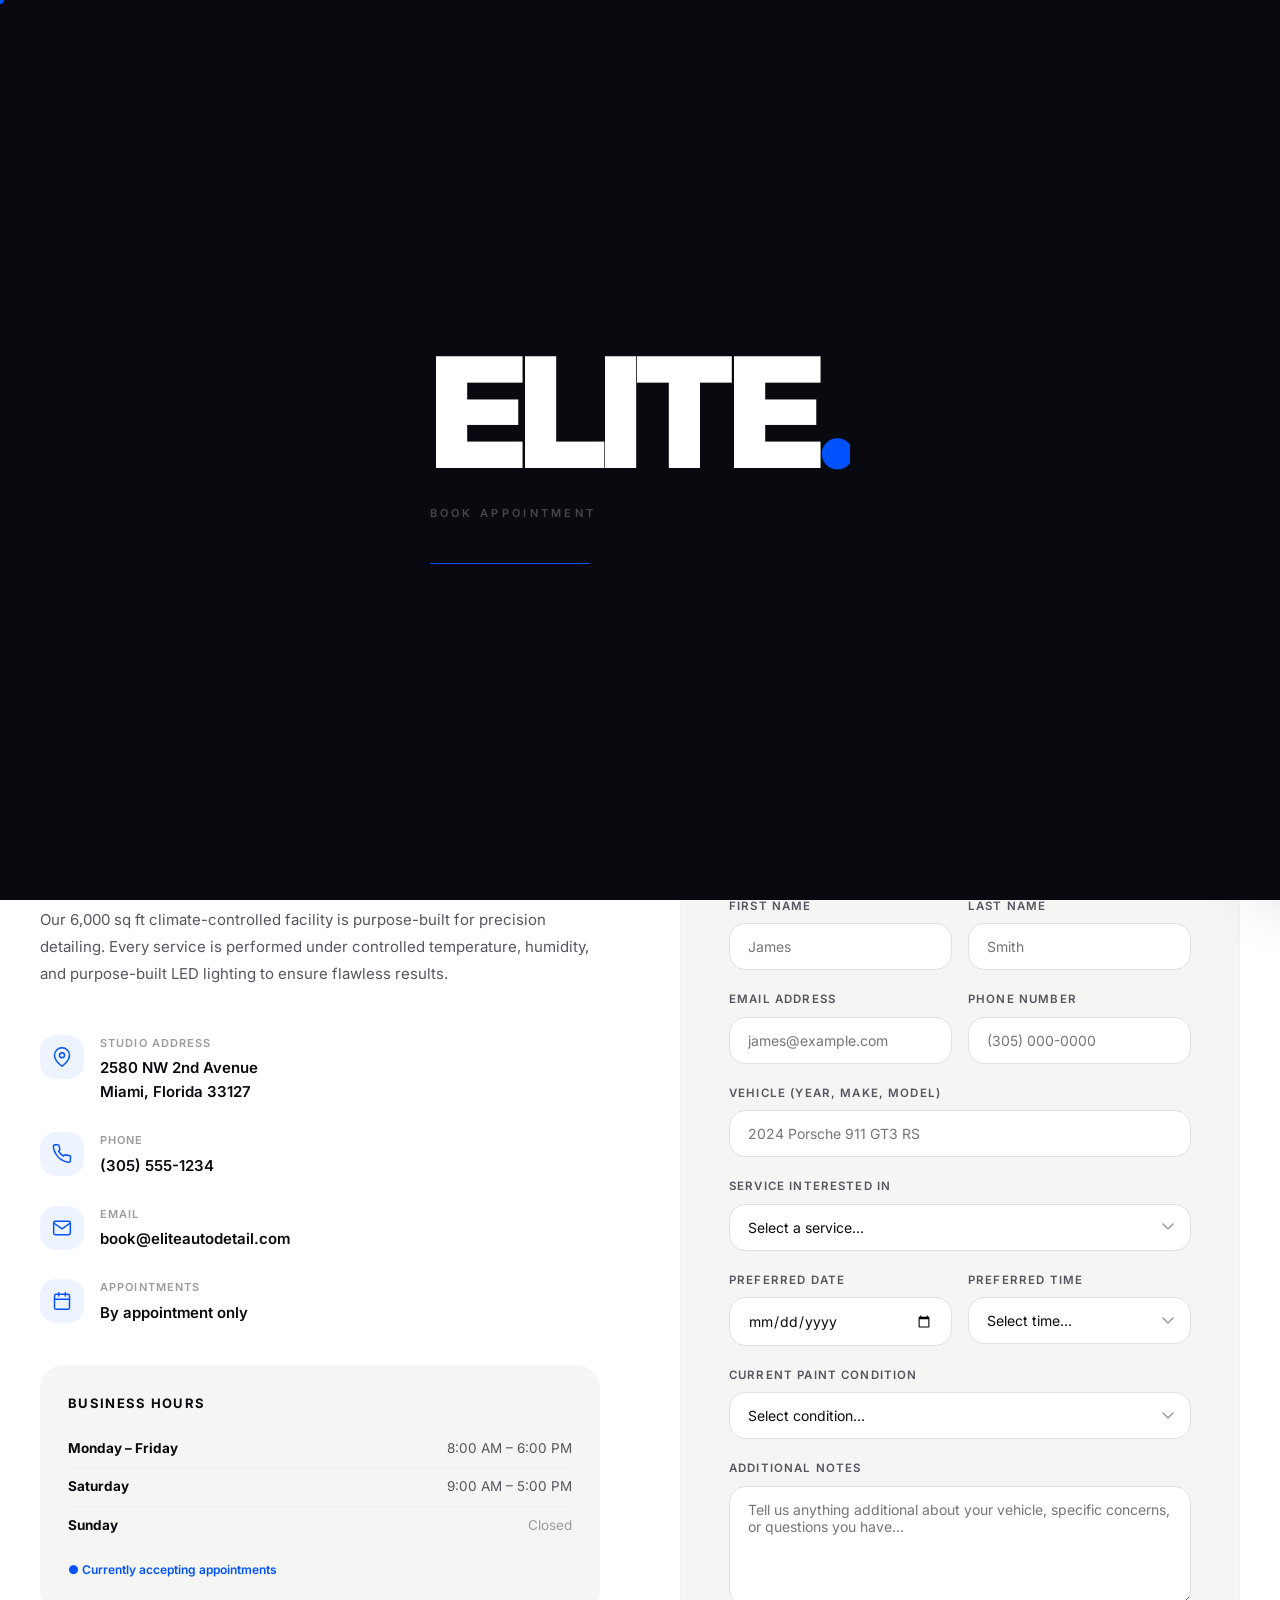
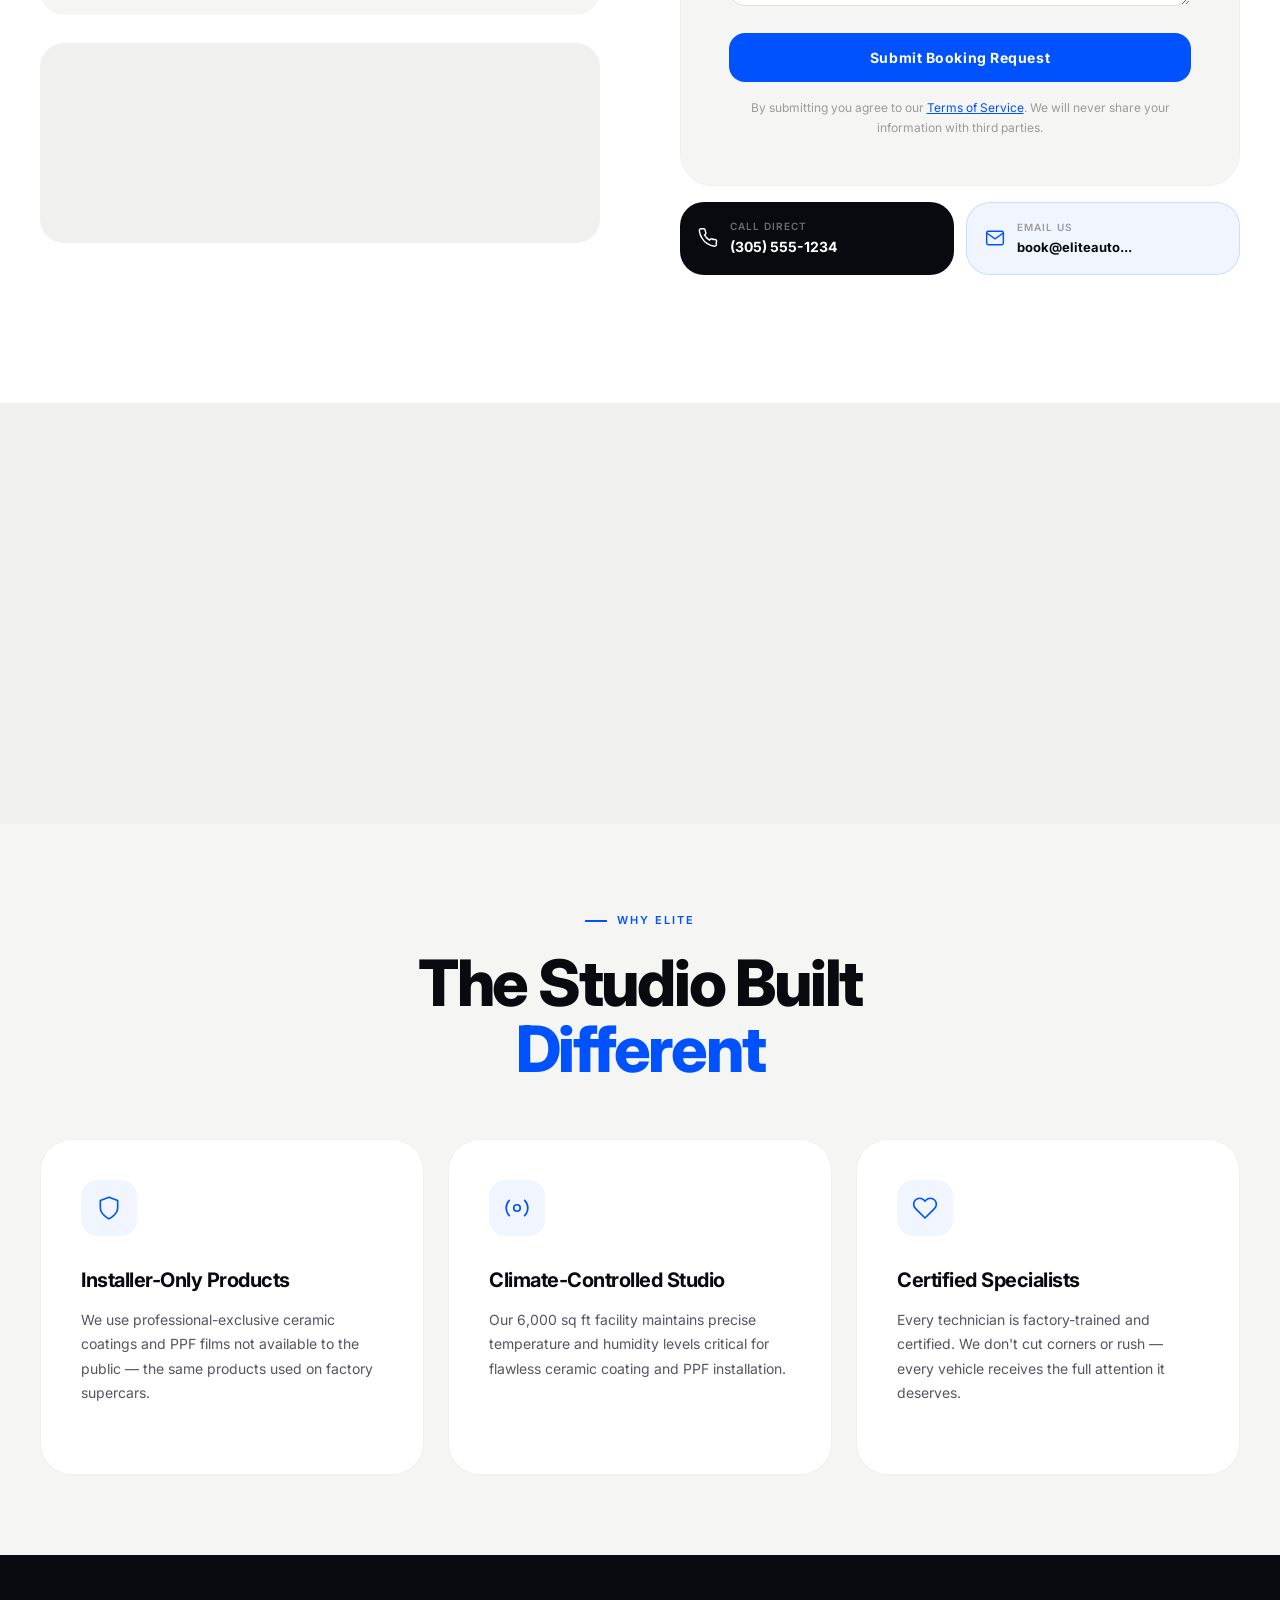
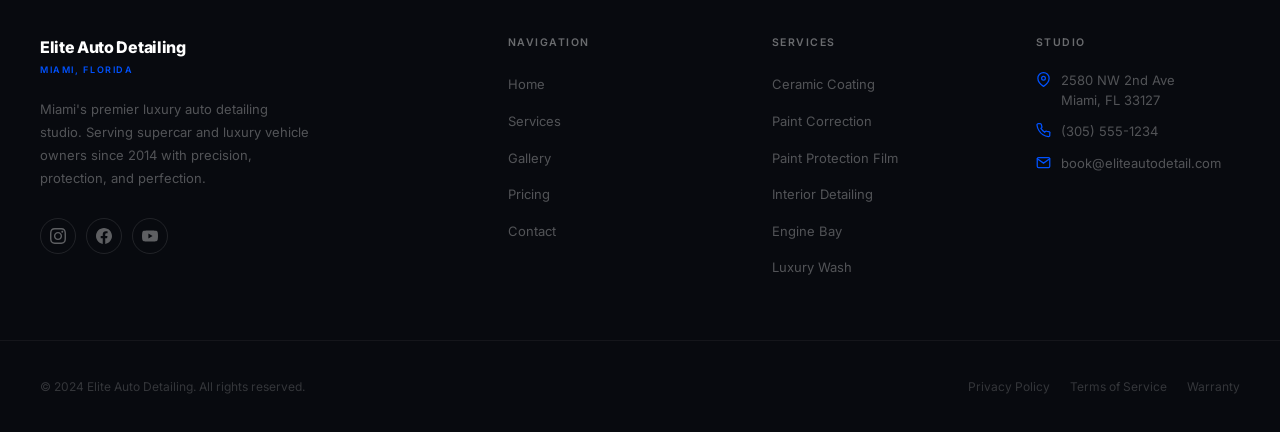
<file: contact.html>
<!DOCTYPE html>
<html lang="en">
<head>
  <meta charset="UTF-8">
  <meta name="viewport" content="width=device-width, initial-scale=1.0">
  <title>Contact & Book — Elite Auto Detailing | Miami, FL</title>
  <meta name="description" content="Book your luxury detailing appointment at Elite Auto Detailing in Miami. Contact us by phone, email, or use our online booking form.">
  <link rel="stylesheet" href="styles.css">
  <link rel="preconnect" href="https://fonts.googleapis.com">
  <link rel="preconnect" href="https://fonts.gstatic.com" crossorigin>
  <link href="https://fonts.googleapis.com/css2?family=Inter:wght@300;400;500;600;700;800;900&display=swap" rel="stylesheet">
  <style>
    .trust-bar {
      background: var(--c-off-white);
      border-top: 1px solid var(--c-gray-100);
      padding: 40px 0;
    }
    .trust-bar-inner {
      max-width: var(--container); margin: 0 auto; padding: 0 40px;
      display: flex; align-items: center; justify-content: space-between;
      gap: 30px; flex-wrap: wrap;
    }
    .trust-item {
      display: flex; align-items: center; gap: 12px;
    }
    .trust-icon {
      width: 40px; height: 40px; border-radius: var(--radius-md);
      background: rgba(0,82,255,0.07);
      display: flex; align-items: center; justify-content: center; flex-shrink: 0;
    }
    .trust-icon svg { width: 20px; height: 20px; stroke: var(--c-blue); fill: none; stroke-width: 1.75; stroke-linecap: round; }
    .trust-text { font-size: 13px; font-weight: 600; color: var(--c-black); line-height: 1.4; }
    .trust-text span { display: block; font-weight: 400; color: var(--c-gray-400); font-size: 12px; }
    .contact-hero-bg {
      position: absolute; inset: 0;
      background: linear-gradient(135deg, #06080F 0%, #0A1428 60%, #06080F 100%);
    }
    .contact-hero-glow {
      position: absolute; top: -10%; right: -5%;
      width: 600px; height: 500px;
      background: radial-gradient(ellipse, rgba(0,82,255,0.12) 0%, transparent 65%);
      pointer-events: none;
    }
    .contact-hero-num {
      position: absolute; bottom: -20px; right: 40px;
      font-size: clamp(80px, 14vw, 180px); font-weight: 900;
      letter-spacing: -0.06em; color: rgba(255,255,255,0.04);
      pointer-events: none; line-height: 1; user-select: none;
    }
    @media (max-width: 768px) {
      .trust-bar-inner { gap: 20px; }
      .trust-item { flex: 1 1 40%; }
    }
  </style>
</head>
<body class="is-loading">

  <div id="loader" class="loader">
    <div class="loader-inner">
      <div class="loader-brand"><div class="loader-brand-inner">ELITE<em>.</em></div></div>
      <div class="loader-sub">Book Appointment</div>
      <div class="loader-bar-wrap"><div class="loader-bar-fill"></div></div>
    </div>
  </div>

  <div class="scroll-prog"><div class="scroll-prog-bar"></div></div>
  <div class="cursor-dot"></div>
  <div class="cursor-ring"></div>

  <!-- Navigation -->
  <nav class="nav dark" id="nav">
    <div class="nav-inner">
      <a href="index.html" class="nav-logo">
        <span class="nav-logo-name">Elite Auto Detailing</span>
        <span class="nav-logo-tag">Miami, Florida</span>
      </a>
      <ul class="nav-links">
        <li><a href="index.html"    class="nav-link">Home</a></li>
        <li><a href="services.html" class="nav-link">Services</a></li>
        <li><a href="gallery.html"  class="nav-link">Gallery</a></li>
        <li><a href="pricing.html"  class="nav-link">Pricing</a></li>
        <li><a href="contact.html"  class="nav-link">Contact</a></li>
      </ul>
      <a href="contact.html" class="nav-cta">
        Book Now
        <svg width="14" height="14" viewBox="0 0 24 24" fill="none" stroke="currentColor" stroke-width="2.5" stroke-linecap="round"><path d="M5 12h14M12 5l7 7-7 7"/></svg>
      </a>
      <button class="nav-hamburger" aria-label="Menu"><span></span><span></span><span></span></button>
    </div>
  </nav>
  <div class="mobile-overlay"></div>
  <div class="mobile-menu">
    <a href="index.html"    class="nav-link">Home</a>
    <a href="services.html" class="nav-link">Services</a>
    <a href="gallery.html"  class="nav-link">Gallery</a>
    <a href="pricing.html"  class="nav-link">Pricing</a>
    <a href="contact.html"  class="nav-link">Contact</a>
    <a href="contact.html" class="btn btn-primary" style="margin-top:24px;">Book Appointment</a>
  </div>

  <!-- PAGE HERO -->
  <section style="min-height:44vh; position:relative; display:flex; align-items:center; padding-top:80px; overflow:hidden;">
    <div class="contact-hero-bg"></div>
    <div class="contact-hero-glow"></div>
    <div class="contact-hero-num">BOOK</div>
    <div class="page-hero-content" style="position:relative;z-index:1;padding-bottom:60px;padding-top:40px;">
      <div class="section-tag" style="color:rgba(255,255,255,0.5);"><span style="background:rgba(255,255,255,0.3);"></span>Get in Touch</div>
      <h1 class="page-hero-title">Let's Detail<br>Your Vehicle</h1>
      <p class="page-hero-sub">Fill out the form below or call us directly. We respond to all inquiries within a few hours during business hours.</p>
    </div>
  </section>

  <!-- TRUST BAR -->
  <div class="trust-bar">
    <div class="trust-bar-inner">
      <div class="trust-item reveal">
        <div class="trust-icon">
          <svg viewBox="0 0 24 24"><path d="M12 22s8-4 8-10V5l-8-3-8 3v7c0 6 8 10 8 10z"/></svg>
        </div>
        <div class="trust-text">Fully Insured<span>All vehicles fully covered</span></div>
      </div>
      <div class="trust-item reveal delay-1">
        <div class="trust-icon">
          <svg viewBox="0 0 24 24"><polyline points="20 6 9 17 4 12"/></svg>
        </div>
        <div class="trust-text">100% Satisfaction<span>Guaranteed on every job</span></div>
      </div>
      <div class="trust-item reveal delay-2">
        <div class="trust-icon">
          <svg viewBox="0 0 24 24"><circle cx="12" cy="12" r="10"/><polyline points="12 6 12 12 16 14"/></svg>
        </div>
        <div class="trust-text">Quick Response<span>Within 2–4 business hours</span></div>
      </div>
      <div class="trust-item reveal delay-3">
        <div class="trust-icon">
          <svg viewBox="0 0 24 24"><path d="M17 21v-2a4 4 0 0 0-4-4H5a4 4 0 0 0-4 4v2"/><circle cx="9" cy="7" r="4"/><path d="M23 21v-2a4 4 0 0 0-3-3.87"/><path d="M16 3.13a4 4 0 0 1 0 7.75"/></svg>
        </div>
        <div class="trust-text">Expert Technicians<span>Certified detailing specialists</span></div>
      </div>
    </div>
  </div>

  <!-- CONTACT SECTION -->
  <section class="contact-section">
    <div class="contact-grid">

      <!-- LEFT — Info -->
      <div class="reveal-left">
        <h2 class="contact-info-title">
          Visit Our<br>Miami <span style="color:var(--c-blue);">Studio</span>
        </h2>
        <p class="contact-info-sub">
          Our 6,000 sq ft climate-controlled facility is purpose-built for precision detailing. Every service is performed under controlled temperature, humidity, and purpose-built LED lighting to ensure flawless results.
        </p>

        <div class="contact-detail">
          <div class="contact-detail-icon">
            <svg viewBox="0 0 24 24"><path d="M21 10c0 7-9 13-9 13s-9-6-9-13a9 9 0 0 1 18 0z"/><circle cx="12" cy="10" r="3"/></svg>
          </div>
          <div>
            <div class="contact-detail-label">Studio Address</div>
            <div class="contact-detail-value">2580 NW 2nd Avenue<br>Miami, Florida 33127</div>
          </div>
        </div>

        <div class="contact-detail">
          <div class="contact-detail-icon">
            <svg viewBox="0 0 24 24"><path d="M22 16.92v3a2 2 0 0 1-2.18 2 19.79 19.79 0 0 1-8.63-3.07A19.5 19.5 0 0 1 4.69 12a19.79 19.79 0 0 1-3.07-8.67A2 2 0 0 1 3.62 1h3a2 2 0 0 1 2 1.72c.127.96.361 1.903.7 2.81a2 2 0 0 1-.45 2.11L7.91 8.59a16 16 0 0 0 6 6l.96-.96a2 2 0 0 1 2.11-.45c.907.339 1.85.573 2.81.7A2 2 0 0 1 22 16.92z"/></svg>
          </div>
          <div>
            <div class="contact-detail-label">Phone</div>
            <div class="contact-detail-value">
              <a href="tel:+13055551234">(305) 555-1234</a>
            </div>
          </div>
        </div>

        <div class="contact-detail">
          <div class="contact-detail-icon">
            <svg viewBox="0 0 24 24"><path d="M4 4h16c1.1 0 2 .9 2 2v12c0 1.1-.9 2-2 2H4c-1.1 0-2-.9-2-2V6c0-1.1.9-2 2-2z"/><polyline points="22,6 12,13 2,6"/></svg>
          </div>
          <div>
            <div class="contact-detail-label">Email</div>
            <div class="contact-detail-value">
              <a href="mailto:book@eliteautodetail.com">book@eliteautodetail.com</a>
            </div>
          </div>
        </div>

        <div class="contact-detail">
          <div class="contact-detail-icon">
            <svg viewBox="0 0 24 24"><rect x="3" y="4" width="18" height="18" rx="2" ry="2"/><line x1="16" y1="2" x2="16" y2="6"/><line x1="8" y1="2" x2="8" y2="6"/><line x1="3" y1="10" x2="21" y2="10"/></svg>
          </div>
          <div>
            <div class="contact-detail-label">Appointments</div>
            <div class="contact-detail-value">By appointment only</div>
          </div>
        </div>

        <!-- Hours -->
        <div class="contact-hours">
          <div class="contact-hours-title">Business Hours</div>
          <div class="hours-row">
            <strong>Monday – Friday</strong>
            <span>8:00 AM – 6:00 PM</span>
          </div>
          <div class="hours-row">
            <strong>Saturday</strong>
            <span>9:00 AM – 5:00 PM</span>
          </div>
          <div class="hours-row">
            <strong>Sunday</strong>
            <span style="color:var(--c-gray-400);">Closed</span>
          </div>
          <div class="hours-row" style="border-bottom:none;padding-top:14px;">
            <span style="font-size:12px;color:var(--c-blue);font-weight:600;">
              ● Currently accepting appointments
            </span>
          </div>
        </div>

        <!-- Map -->
        <div class="contact-map" style="margin-top:28px;">
          <iframe
            src="https://www.google.com/maps/embed?pb=!1m18!1m12!1m3!1d3592.8897714814!2d-80.2038!3d25.7957!2m3!1f0!2f0!3f0!3m2!1i1024!2i768!4f13.1!3m3!1m2!1s0x0%3A0x0!2zMjXCsDQ3JzQ0LjUiTiA4MMKwMTInMTMuNyJX!5e0!3m2!1sen!2sus!4v1620000000000"
            allowfullscreen=""
            loading="lazy"
            referrerpolicy="no-referrer-when-downgrade"
            title="Elite Auto Detailing Location"
          ></iframe>
        </div>
      </div>

      <!-- RIGHT — Booking Form -->
      <div class="reveal-right">
        <div class="booking-form">
          <div class="booking-form-title">Book Your Appointment</div>
          <div class="booking-form-sub">We'll confirm your booking within 2–4 hours during business hours.</div>

          <form novalidate>
            <div class="form-row">
              <div class="form-group">
                <label class="form-label" for="first-name">First Name</label>
                <input class="form-input" type="text" id="first-name" name="first_name" placeholder="James" required>
              </div>
              <div class="form-group">
                <label class="form-label" for="last-name">Last Name</label>
                <input class="form-input" type="text" id="last-name" name="last_name" placeholder="Smith" required>
              </div>
            </div>

            <div class="form-row">
              <div class="form-group">
                <label class="form-label" for="email">Email Address</label>
                <input class="form-input" type="email" id="email" name="email" placeholder="james@example.com" required>
              </div>
              <div class="form-group">
                <label class="form-label" for="phone">Phone Number</label>
                <input class="form-input" type="tel" id="phone" name="phone" placeholder="(305) 000-0000">
              </div>
            </div>

            <div class="form-group">
              <label class="form-label" for="vehicle">Vehicle (Year, Make, Model)</label>
              <input class="form-input" type="text" id="vehicle" name="vehicle" placeholder="2024 Porsche 911 GT3 RS" required>
            </div>

            <div class="form-group">
              <label class="form-label" for="service">Service Interested In</label>
              <select class="form-select" id="service" name="service">
                <option value="" disabled selected>Select a service…</option>
                <option value="ceramic">Ceramic Coating</option>
                <option value="ppf">Paint Protection Film (PPF)</option>
                <option value="correction">Paint Correction</option>
                <option value="interior">Interior Detailing</option>
                <option value="engine">Engine Bay Detailing</option>
                <option value="wash">Signature Luxury Wash</option>
                <option value="premium-detail">Premium Detail Package</option>
                <option value="ultimate">Ultimate Protection Package</option>
                <option value="consultation">Free Consultation / Unsure</option>
              </select>
            </div>

            <div class="form-row">
              <div class="form-group">
                <label class="form-label" for="preferred-date">Preferred Date</label>
                <input class="form-input" type="date" id="preferred-date" name="preferred_date">
              </div>
              <div class="form-group">
                <label class="form-label" for="preferred-time">Preferred Time</label>
                <select class="form-select" id="preferred-time" name="preferred_time">
                  <option value="" disabled selected>Select time…</option>
                  <option value="8am">8:00 AM</option>
                  <option value="9am">9:00 AM</option>
                  <option value="10am">10:00 AM</option>
                  <option value="11am">11:00 AM</option>
                  <option value="12pm">12:00 PM</option>
                  <option value="1pm">1:00 PM</option>
                  <option value="2pm">2:00 PM</option>
                  <option value="3pm">3:00 PM</option>
                  <option value="4pm">4:00 PM</option>
                </select>
              </div>
            </div>

            <div class="form-group">
              <label class="form-label" for="condition">Current Paint Condition</label>
              <select class="form-select" id="condition" name="condition">
                <option value="" disabled selected>Select condition…</option>
                <option value="excellent">Excellent — minimal defects</option>
                <option value="good">Good — light swirls and minor scratches</option>
                <option value="moderate">Moderate — visible swirls and scratches</option>
                <option value="poor">Poor — heavy defects, oxidation</option>
                <option value="unknown">Not sure</option>
              </select>
            </div>

            <div class="form-group">
              <label class="form-label" for="message">Additional Notes</label>
              <textarea class="form-textarea" id="message" name="message" placeholder="Tell us anything additional about your vehicle, specific concerns, or questions you have…"></textarea>
            </div>

            <button type="submit" class="form-submit">
              Submit Booking Request
            </button>
            <p class="form-note">
              By submitting you agree to our <a href="#" style="color:var(--c-blue);text-decoration:underline;">Terms of Service</a>. We will never share your information with third parties.
            </p>
          </form>
        </div>

        <!-- Quick Contact Cards -->
        <div style="display:grid;grid-template-columns:1fr 1fr;gap:12px;margin-top:16px;">
          <a href="tel:+13055551234" style="display:flex;align-items:center;gap:12px;padding:16px 18px;background:var(--c-black);border-radius:var(--radius-lg);color:white;transition:all 0.3s var(--ease-smooth);" class="quick-contact">
            <svg width="20" height="20" viewBox="0 0 24 24" fill="none" stroke="currentColor" stroke-width="1.75" stroke-linecap="round"><path d="M22 16.92v3a2 2 0 0 1-2.18 2 19.79 19.79 0 0 1-8.63-3.07A19.5 19.5 0 0 1 4.69 12a19.79 19.79 0 0 1-3.07-8.67A2 2 0 0 1 3.62 1h3a2 2 0 0 1 2 1.72c.127.96.361 1.903.7 2.81a2 2 0 0 1-.45 2.11L7.91 8.59a16 16 0 0 0 6 6l.96-.96a2 2 0 0 1 2.11-.45c.907.339 1.85.573 2.81.7A2 2 0 0 1 22 16.92z"/></svg>
            <div>
              <div style="font-size:10px;color:rgba(255,255,255,0.4);font-weight:600;letter-spacing:0.1em;text-transform:uppercase;margin-bottom:2px;">Call Direct</div>
              <div style="font-size:14px;font-weight:700;">(305) 555-1234</div>
            </div>
          </a>
          <a href="mailto:book@eliteautodetail.com" style="display:flex;align-items:center;gap:12px;padding:16px 18px;background:rgba(0,82,255,0.06);border:1.5px solid rgba(0,82,255,0.15);border-radius:var(--radius-lg);color:var(--c-black);transition:all 0.3s var(--ease-smooth);" class="quick-contact">
            <svg width="20" height="20" viewBox="0 0 24 24" fill="none" stroke="var(--c-blue)" stroke-width="1.75" stroke-linecap="round"><path d="M4 4h16c1.1 0 2 .9 2 2v12c0 1.1-.9 2-2 2H4c-1.1 0-2-.9-2-2V6c0-1.1.9-2 2-2z"/><polyline points="22,6 12,13 2,6"/></svg>
            <div>
              <div style="font-size:10px;color:var(--c-gray-400);font-weight:600;letter-spacing:0.1em;text-transform:uppercase;margin-bottom:2px;">Email Us</div>
              <div style="font-size:13px;font-weight:700;color:var(--c-black);">book@eliteauto...</div>
            </div>
          </a>
        </div>

      </div><!-- /right -->

    </div><!-- /contact-grid -->
  </section>

  <!-- FULL WIDTH MAP -->
  <div style="height:420px;background:var(--c-gray-100);overflow:hidden;margin-top:0;">
    <iframe
      width="100%" height="100%"
      src="https://www.google.com/maps/embed?pb=!1m18!1m12!1m3!1d57490.79!2d-80.2038!3d25.7750!2m3!1f0!2f0!3f0!3m2!1i1024!2i768!4f13.1!3m3!1m2!1s0x88d9b6823048a883%3A0xa60c7f2a22a20e6a!2sMiami%2C%20FL!5e0!3m2!1sen!2sus!4v1620000000000"
      style="border:0;filter:grayscale(20%) contrast(1.05);"
      allowfullscreen=""
      loading="lazy"
      referrerpolicy="no-referrer-when-downgrade"
      title="Elite Auto Detailing Miami Map"
    ></iframe>
  </div>

  <!-- WHY CHOOSE US STRIP -->
  <div style="background:var(--c-off-white);padding:80px 0;border-top:1px solid var(--c-gray-100);">
    <div style="max-width:var(--container);margin:0 auto;padding:0 40px;">
      <div style="text-align:center;margin-bottom:56px;">
        <div class="section-tag reveal" style="justify-content:center;">Why Elite</div>
        <h2 class="section-title reveal delay-1">The Studio Built<br><span class="accent">Different</span></h2>
      </div>
      <div style="display:grid;grid-template-columns:repeat(3,1fr);gap:24px;">

        <div class="service-card reveal delay-1" style="cursor:default;">
          <div class="service-icon-wrap">
            <svg viewBox="0 0 24 24"><path d="M12 22s8-4 8-10V5l-8-3-8 3v7c0 6 8 10 8 10z"/></svg>
          </div>
          <h3 class="service-name">Installer-Only Products</h3>
          <p class="service-desc">We use professional-exclusive ceramic coatings and PPF films not available to the public — the same products used on factory supercars.</p>
        </div>

        <div class="service-card reveal delay-2" style="cursor:default;">
          <div class="service-icon-wrap">
            <svg viewBox="0 0 24 24"><circle cx="12" cy="12" r="3"/><path d="M19.07 4.93a10 10 0 0 1 0 14.14M4.93 4.93a10 10 0 0 0 0 14.14"/></svg>
          </div>
          <h3 class="service-name">Climate-Controlled Studio</h3>
          <p class="service-desc">Our 6,000 sq ft facility maintains precise temperature and humidity levels critical for flawless ceramic coating and PPF installation.</p>
        </div>

        <div class="service-card reveal delay-3" style="cursor:default;">
          <div class="service-icon-wrap">
            <svg viewBox="0 0 24 24"><path d="M20.84 4.61a5.5 5.5 0 0 0-7.78 0L12 5.67l-1.06-1.06a5.5 5.5 0 0 0-7.78 7.78l1.06 1.06L12 21.23l7.78-7.78 1.06-1.06a5.5 5.5 0 0 0 0-7.78z"/></svg>
          </div>
          <h3 class="service-name">Certified Specialists</h3>
          <p class="service-desc">Every technician is factory-trained and certified. We don't cut corners or rush — every vehicle receives the full attention it deserves.</p>
        </div>

      </div>
    </div>
  </div>

  <!-- FOOTER -->
  <footer class="footer">
    <div class="footer-top">
      <div class="footer-brand">
        <div class="footer-logo-name">Elite Auto Detailing</div>
        <div class="footer-logo-tag">Miami, Florida</div>
        <p class="footer-brand-desc">Miami's premier luxury auto detailing studio. Serving supercar and luxury vehicle owners since 2014 with precision, protection, and perfection.</p>
        <div class="footer-socials">
          <a href="#" class="footer-social" aria-label="Instagram">
            <svg viewBox="0 0 24 24"><path d="M12 2.163c3.204 0 3.584.012 4.85.07 3.252.148 4.771 1.691 4.919 4.919.058 1.265.069 1.645.069 4.849 0 3.205-.012 3.584-.069 4.849-.149 3.225-1.664 4.771-4.919 4.919-1.266.058-1.644.07-4.85.07-3.204 0-3.584-.012-4.849-.07-3.26-.149-4.771-1.699-4.919-4.92-.058-1.265-.07-1.644-.07-4.849 0-3.204.013-3.583.07-4.849.149-3.227 1.664-4.771 4.919-4.919 1.266-.057 1.645-.069 4.849-.069zm0-2.163c-3.259 0-3.667.014-4.947.072-4.358.2-6.78 2.618-6.98 6.98-.059 1.281-.073 1.689-.073 4.948 0 3.259.014 3.668.072 4.948.2 4.358 2.618 6.78 6.98 6.98 1.281.058 1.689.072 4.948.072 3.259 0 3.668-.014 4.948-.072 4.354-.2 6.782-2.618 6.979-6.98.059-1.28.073-1.689.073-4.948 0-3.259-.014-3.667-.072-4.947-.196-4.354-2.617-6.78-6.979-6.98-1.281-.059-1.69-.073-4.949-.073zm0 5.838c-3.403 0-6.162 2.759-6.162 6.162s2.759 6.163 6.162 6.163 6.162-2.759 6.162-6.163c0-3.403-2.759-6.162-6.162-6.162zm0 10.162c-2.209 0-4-1.79-4-4 0-2.209 1.791-4 4-4s4 1.791 4 4c0 2.21-1.791 4-4 4zm6.406-11.845c-.796 0-1.441.645-1.441 1.44s.645 1.44 1.441 1.44c.795 0 1.439-.645 1.439-1.44s-.644-1.44-1.439-1.44z"/></svg>
          </a>
          <a href="#" class="footer-social" aria-label="Facebook">
            <svg viewBox="0 0 24 24"><path d="M24 12.073c0-6.627-5.373-12-12-12s-12 5.373-12 12c0 5.99 4.388 10.954 10.125 11.854v-8.385H7.078v-3.47h3.047V9.43c0-3.007 1.792-4.669 4.533-4.669 1.312 0 2.686.235 2.686.235v2.953H15.83c-1.491 0-1.956.925-1.956 1.874v2.25h3.328l-.532 3.47h-2.796v8.385C19.612 23.027 24 18.062 24 12.073z"/></svg>
          </a>
          <a href="#" class="footer-social" aria-label="YouTube">
            <svg viewBox="0 0 24 24"><path d="M23.495 6.205a3.007 3.007 0 0 0-2.088-2.088c-1.87-.501-9.396-.501-9.396-.501s-7.507-.01-9.396.501A3.007 3.007 0 0 0 .527 6.205a31.247 31.247 0 0 0-.522 5.805 31.247 31.247 0 0 0 .522 5.783 3.007 3.007 0 0 0 2.088 2.088c1.868.502 9.396.502 9.396.502s7.506 0 9.396-.502a3.007 3.007 0 0 0 2.088-2.088 31.247 31.247 0 0 0 .5-5.783 31.247 31.247 0 0 0-.5-5.805zM9.609 15.601V8.408l6.264 3.602z"/></svg>
          </a>
        </div>
      </div>

      <div>
        <div class="footer-col-title">Navigation</div>
        <ul class="footer-links">
          <li><a href="index.html"    class="footer-link">Home</a></li>
          <li><a href="services.html" class="footer-link">Services</a></li>
          <li><a href="gallery.html"  class="footer-link">Gallery</a></li>
          <li><a href="pricing.html"  class="footer-link">Pricing</a></li>
          <li><a href="contact.html"  class="footer-link">Contact</a></li>
        </ul>
      </div>

      <div>
        <div class="footer-col-title">Services</div>
        <ul class="footer-links">
          <li><a href="services.html" class="footer-link">Ceramic Coating</a></li>
          <li><a href="services.html" class="footer-link">Paint Correction</a></li>
          <li><a href="services.html" class="footer-link">Paint Protection Film</a></li>
          <li><a href="services.html" class="footer-link">Interior Detailing</a></li>
          <li><a href="services.html" class="footer-link">Engine Bay</a></li>
          <li><a href="services.html" class="footer-link">Luxury Wash</a></li>
        </ul>
      </div>

      <div>
        <div class="footer-col-title">Studio</div>
        <div class="footer-contact-item">
          <svg viewBox="0 0 24 24"><path d="M21 10c0 7-9 13-9 13s-9-6-9-13a9 9 0 0 1 18 0z"/><circle cx="12" cy="10" r="3"/></svg>
          <span>2580 NW 2nd Ave<br>Miami, FL 33127</span>
        </div>
        <div class="footer-contact-item">
          <svg viewBox="0 0 24 24"><path d="M22 16.92v3a2 2 0 0 1-2.18 2 19.79 19.79 0 0 1-8.63-3.07A19.5 19.5 0 0 1 4.69 12a19.79 19.79 0 0 1-3.07-8.67A2 2 0 0 1 3.62 1h3a2 2 0 0 1 2 1.72c.127.96.361 1.903.7 2.81a2 2 0 0 1-.45 2.11L7.91 8.59a16 16 0 0 0 6 6l.96-.96a2 2 0 0 1 2.11-.45c.907.339 1.85.573 2.81.7A2 2 0 0 1 22 16.92z"/></svg>
          <a href="tel:+13055551234">(305) 555-1234</a>
        </div>
        <div class="footer-contact-item">
          <svg viewBox="0 0 24 24"><path d="M4 4h16c1.1 0 2 .9 2 2v12c0 1.1-.9 2-2 2H4c-1.1 0-2-.9-2-2V6c0-1.1.9-2 2-2z"/><polyline points="22,6 12,13 2,6"/></svg>
          <a href="mailto:book@eliteautodetail.com">book@eliteautodetail.com</a>
        </div>
      </div>
    </div>

    <div class="footer-bottom">
      <div class="footer-copy">&copy; 2024 Elite Auto Detailing. All rights reserved.</div>
      <div class="footer-legal">
        <a href="#">Privacy Policy</a>
        <a href="#">Terms of Service</a>
        <a href="#">Warranty</a>
      </div>
    </div>
  </footer>

  <script src="script.js"></script>
</body>
</html>
</file>
<file: styles.css>
/* ============================================================
   ELITE AUTO DETAILING — PREMIUM STYLESHEET
   ============================================================ */

@import url('https://fonts.googleapis.com/css2?family=Inter:wght@300;400;500;600;700;800;900&display=swap');

/* ——— CSS Variables ——— */
:root {
  --c-white:       #FFFFFF;
  --c-off-white:   #F5F5F3;
  --c-black:       #080A0F;
  --c-blue:        #0052FF;
  --c-blue-light:  #4080FF;
  --c-blue-dark:   #003ACC;
  --c-blue-glow:   rgba(0,82,255,0.20);
  --c-gray-50:     #FAFAF8;
  --c-gray-100:    #F0F0EE;
  --c-gray-200:    #E0E0DC;
  --c-gray-400:    #9B9B9B;
  --c-gray-600:    #555560;
  --c-gray-800:    #1A1A24;
  --font: 'Inter', -apple-system, BlinkMacSystemFont, 'Segoe UI', sans-serif;
  --ease-smooth:   cubic-bezier(0.4, 0, 0.2, 1);
  --ease-out:      cubic-bezier(0.0, 0, 0.2, 1);
  --ease-spring:   cubic-bezier(0.34, 1.56, 0.64, 1);
  --ease-expo:     cubic-bezier(0.87, 0, 0.13, 1);
  --section-pad:   clamp(80px, 10vw, 140px);
  --container:     1320px;
  --radius-sm:     8px;
  --radius-md:     16px;
  --radius-lg:     24px;
  --radius-xl:     32px;
  --shadow-sm:     0 2px 10px rgba(0,0,0,0.06);
  --shadow-md:     0 8px 32px rgba(0,0,0,0.10);
  --shadow-lg:     0 24px 64px rgba(0,0,0,0.12);
  --shadow-blue:   0 8px 32px rgba(0,82,255,0.28);
  --shadow-blue-lg:0 20px 60px rgba(0,82,255,0.35);
}

/* ——— Reset ——— */
*, *::before, *::after { margin:0; padding:0; box-sizing:border-box; }
html { scroll-behavior:smooth; font-size:16px; -webkit-font-smoothing:antialiased; -moz-osx-font-smoothing:grayscale; }
body { font-family:var(--font); background:var(--c-white); color:var(--c-black); overflow-x:hidden; line-height:1.6; }
body.is-loading { overflow:hidden; }
img { max-width:100%; display:block; }
a { text-decoration:none; color:inherit; }
ul { list-style:none; }
button { border:none; cursor:pointer; font-family:var(--font); }
input, textarea, select { font-family:var(--font); }

/* ——— Loader ——— */
.loader {
  position:fixed; inset:0;
  background:var(--c-black);
  z-index:9999;
  display:flex; align-items:center; justify-content:center;
  flex-direction:column;
  transition:opacity 0.8s var(--ease-expo), visibility 0.8s;
}
.loader.hidden { opacity:0; visibility:hidden; pointer-events:none; }
.loader-brand {
  font-size:clamp(72px,12vw,160px);
  font-weight:900;
  letter-spacing:-0.05em;
  color:var(--c-white);
  overflow:hidden;
  line-height:1;
}
.loader-brand-inner {
  transform:translateY(110%);
  animation:loaderUp 0.9s var(--ease-expo) 0.2s forwards;
}
.loader-brand em { color:var(--c-blue); font-style:normal; }
.loader-sub {
  font-size:11px;
  font-weight:600;
  letter-spacing:0.3em;
  text-transform:uppercase;
  color:rgba(255,255,255,0.25);
  margin-top:16px;
  opacity:0;
  animation:fadeIn 0.6s ease 0.7s forwards;
}
.loader-bar-wrap {
  width:160px; height:1.5px;
  background:rgba(255,255,255,0.08);
  border-radius:2px;
  margin-top:40px;
  overflow:hidden;
  opacity:0;
  animation:fadeIn 0.4s ease 0.5s forwards;
}
.loader-bar-fill {
  height:100%; width:0%;
  background:var(--c-blue);
  border-radius:2px;
  animation:barFill 1.8s var(--ease-smooth) 0.5s forwards;
}
@keyframes loaderUp { to { transform:translateY(0); } }
@keyframes fadeIn   { to { opacity:1; } }
@keyframes barFill  { to { width:100%; } }

/* ——— Scroll Progress ——— */
.scroll-prog {
  position:fixed; top:0; left:0; right:0;
  height:2px; z-index:1001; pointer-events:none;
}
.scroll-prog-bar {
  height:100%; width:0%;
  background:var(--c-blue);
}

/* ——— Custom Cursor ——— */
.cursor-dot {
  position:fixed; z-index:9999; pointer-events:none;
  width:8px; height:8px;
  background:var(--c-blue);
  border-radius:50%;
  transform:translate(-50%,-50%);
  transition:transform 0.1s, width 0.3s var(--ease-spring), height 0.3s var(--ease-spring);
}
.cursor-ring {
  position:fixed; z-index:9998; pointer-events:none;
  width:38px; height:38px;
  border:1.5px solid rgba(0,82,255,0.35);
  border-radius:50%;
  transform:translate(-50%,-50%);
  transition:width 0.4s var(--ease-spring), height 0.4s var(--ease-spring), left 0.12s linear, top 0.12s linear, border-color 0.3s;
}
.cursor-dot.hover { width:14px; height:14px; background:var(--c-blue-dark); }
.cursor-ring.hover { width:60px; height:60px; border-color:rgba(0,82,255,0.5); }

/* Page transitions removed */

/* ——— Navigation ——— */
.nav {
  position:fixed; top:0; left:0; right:0;
  z-index:100; padding:22px 0;
  transition:all 0.45s var(--ease-smooth);
}
.nav.scrolled {
  background:rgba(255,255,255,0.88);
  backdrop-filter:blur(24px); -webkit-backdrop-filter:blur(24px);
  border-bottom:1px solid rgba(0,0,0,0.06);
  padding:14px 0;
}
.nav.dark { background:transparent; }
.nav.dark.scrolled {
  background:rgba(8,10,15,0.90);
  border-bottom:1px solid rgba(255,255,255,0.06);
}
.nav-inner {
  max-width:var(--container); margin:0 auto; padding:0 40px;
  display:flex; align-items:center; justify-content:space-between;
}
.nav-logo { display:flex; flex-direction:column; gap:2px; }
.nav-logo-name {
  font-size:15px; font-weight:800; letter-spacing:-0.02em;
  color:var(--c-black); line-height:1;
}
.nav.dark .nav-logo-name { color:var(--c-white); }
.nav.dark.scrolled .nav-logo-name { color:var(--c-white); }
.nav-logo-tag {
  font-size:8.5px; font-weight:600; letter-spacing:0.18em;
  color:var(--c-blue); text-transform:uppercase;
}
.nav-links { display:flex; align-items:center; gap:34px; }
.nav-link {
  font-size:13px; font-weight:500; letter-spacing:0.01em;
  color:var(--c-gray-600); position:relative;
  transition:color 0.2s;
}
.nav.dark .nav-link { color:rgba(255,255,255,0.55); }
.nav.dark.scrolled .nav-link { color:rgba(255,255,255,0.6); }
.nav-link::after {
  content:''; position:absolute; bottom:-4px; left:0;
  width:0; height:1.5px; background:var(--c-blue);
  transition:width 0.35s var(--ease-smooth);
}
.nav-link:hover { color:var(--c-black); }
.nav.dark .nav-link:hover { color:var(--c-white); }
.nav-link:hover::after, .nav-link.active::after { width:100%; }
.nav-link.active { color:var(--c-black); }
.nav.dark .nav-link.active { color:var(--c-white); }
.nav-cta {
  display:inline-flex; align-items:center; gap:8px;
  padding:10px 22px;
  background:var(--c-black); color:var(--c-white);
  border-radius:100px;
  font-size:13px; font-weight:600; letter-spacing:0.01em;
  transition:all 0.35s var(--ease-smooth);
}
.nav.dark .nav-cta { background:var(--c-blue); }
.nav-cta:hover { background:var(--c-blue); transform:translateY(-2px); box-shadow:var(--shadow-blue); }
.nav.dark .nav-cta:hover { background:var(--c-blue-dark); }
.nav-hamburger {
  display:none; flex-direction:column; gap:5px;
  cursor:pointer; padding:4px; background:none;
}
.nav-hamburger span {
  display:block; width:24px; height:2px;
  background:var(--c-black); border-radius:2px;
  transition:all 0.35s var(--ease-smooth);
}
.nav.dark .nav-hamburger span { background:var(--c-white); }
.nav-hamburger.open span:nth-child(1) { transform:translateY(7px) rotate(45deg); }
.nav-hamburger.open span:nth-child(2) { opacity:0; transform:scaleX(0); }
.nav-hamburger.open span:nth-child(3) { transform:translateY(-7px) rotate(-45deg); }
.mobile-menu {
  position:fixed; top:0; right:0; bottom:0; width:300px;
  background:var(--c-white); z-index:99;
  transform:translateX(100%);
  transition:transform 0.45s var(--ease-expo);
  padding:100px 40px 40px;
  box-shadow:-20px 0 60px rgba(0,0,0,0.15);
  display:flex; flex-direction:column; gap:8px;
}
.mobile-menu.open { transform:translateX(0); }
.mobile-menu .nav-link {
  font-size:22px; font-weight:700; letter-spacing:-0.02em;
  color:var(--c-black); padding:12px 0;
  border-bottom:1px solid var(--c-gray-100);
  display:block;
}
.mobile-overlay {
  position:fixed; inset:0; background:rgba(0,0,0,0.4);
  z-index:98; opacity:0; pointer-events:none;
  transition:opacity 0.35s;
}
.mobile-overlay.show { opacity:1; pointer-events:all; }

/* ——— Container ——— */
.container { max-width:var(--container); margin:0 auto; padding:0 40px; }

/* ——— Buttons ——— */
.btn {
  display:inline-flex; align-items:center; gap:10px;
  padding:15px 32px; border-radius:100px;
  font-size:14px; font-weight:600; letter-spacing:0.01em;
  cursor:pointer; transition:all 0.35s var(--ease-spring);
  border:none; position:relative; overflow:hidden;
}
.btn-primary { background:var(--c-blue); color:var(--c-white); box-shadow:var(--shadow-blue); }
.btn-primary:hover { background:var(--c-blue-dark); transform:translateY(-2px); box-shadow:var(--shadow-blue-lg); }
.btn-dark { background:var(--c-black); color:var(--c-white); }
.btn-dark:hover { background:var(--c-gray-800); transform:translateY(-2px); box-shadow:var(--shadow-lg); }
.btn-ghost { background:transparent; color:var(--c-black); border:1.5px solid rgba(0,0,0,0.15); }
.btn-ghost:hover { background:var(--c-black); color:var(--c-white); border-color:var(--c-black); transform:translateY(-2px); }
.btn-white { background:var(--c-white); color:var(--c-black); }
.btn-white:hover { background:var(--c-off-white); transform:translateY(-2px); box-shadow:var(--shadow-md); }
.btn-outline-white { background:transparent; color:var(--c-white); border:1.5px solid rgba(255,255,255,0.25); }
.btn-outline-white:hover { background:var(--c-white); color:var(--c-black); border-color:var(--c-white); }
.btn-lg { padding:18px 40px; font-size:15px; }
.btn-sm { padding:10px 22px; font-size:12px; }
.btn svg { width:16px; height:16px; transition:transform 0.3s var(--ease-spring); }
.btn:hover svg { transform:translateX(3px); }

/* ——— Section Tags ——— */
.section-tag {
  display:inline-flex; align-items:center; gap:10px;
  font-size:11px; font-weight:600; letter-spacing:0.18em;
  text-transform:uppercase; color:var(--c-blue); margin-bottom:20px;
}
.section-tag::before {
  content:''; display:block; width:22px; height:1.5px; background:var(--c-blue);
}
.section-title {
  font-size:clamp(36px,5vw,68px); font-weight:800;
  letter-spacing:-0.035em; line-height:1.04; color:var(--c-black);
}
.section-title .accent { color:var(--c-blue); }
.section-title .light { color:rgba(255,255,255,0.9); }
.section-sub {
  font-size:clamp(15px,1.4vw,17px);
  color:var(--c-gray-600); max-width:480px;
  line-height:1.75; margin-top:16px;
}

/* ——— Reveal Animations ——— */
.reveal {
  opacity:0; transform:translateY(44px);
  transition:opacity 0.85s var(--ease-smooth), transform 0.85s var(--ease-smooth);
}
.reveal.in { opacity:1; transform:translateY(0); }
.reveal-fade { opacity:0; transition:opacity 0.85s var(--ease-smooth); }
.reveal-fade.in { opacity:1; }
.reveal-left { opacity:0; transform:translateX(-40px); transition:opacity 0.85s var(--ease-smooth), transform 0.85s var(--ease-smooth); }
.reveal-left.in { opacity:1; transform:translateX(0); }
.reveal-right { opacity:0; transform:translateX(40px); transition:opacity 0.85s var(--ease-smooth), transform 0.85s var(--ease-smooth); }
.reveal-right.in { opacity:1; transform:translateX(0); }
.delay-1 { transition-delay:0.1s; }
.delay-2 { transition-delay:0.2s; }
.delay-3 { transition-delay:0.3s; }
.delay-4 { transition-delay:0.4s; }
.delay-5 { transition-delay:0.5s; }
.delay-6 { transition-delay:0.6s; }

/* ==========================================================
   HOMEPAGE
   ========================================================== */

/* ——— HERO ——— */
.hero {
  min-height:100vh; background:var(--c-white);
  position:relative; overflow:clip;
  display:flex; align-items:center;
}
.hero-noise {
  position:absolute; inset:0; opacity:0.018;
  background-image:url("data:image/svg+xml,%3Csvg viewBox='0 0 256 256' xmlns='http://www.w3.org/2000/svg'%3E%3Cfilter id='noise'%3E%3CfeTurbulence type='fractalNoise' baseFrequency='0.9' numOctaves='4' stitchTiles='stitch'/%3E%3C/filter%3E%3Crect width='100%25' height='100%25' filter='url(%23noise)'/%3E%3C/svg%3E");
  pointer-events:none; z-index:0;
}
.hero-bg-word {
  position:absolute;
  font-size:clamp(160px,22vw,360px);
  font-weight:900; letter-spacing:-0.06em;
  color:rgba(0,0,0,0.028);
  top:50%; left:50%;
  transform:translate(-50%,-50%);
  white-space:nowrap; pointer-events:none;
  user-select:none; z-index:0;
  line-height:1;
}
.hero-grid {
  max-width:var(--container); margin:0 auto; padding:0 40px;
  display:grid; grid-template-columns:1fr 1fr;
  align-items:center; gap:40px;
  position:relative; z-index:1;
  width:100%; padding-top:80px;
}
.hero-content { padding:40px 0; }
.hero-badge {
  display:inline-flex; align-items:center; gap:9px;
  padding:7px 16px;
  background:rgba(0,82,255,0.06);
  border:1px solid rgba(0,82,255,0.14);
  border-radius:100px;
  font-size:11.5px; font-weight:500; color:var(--c-blue);
  margin-bottom:32px;
  opacity:0; transform:translateY(12px);
  animation:fadeUp 0.7s var(--ease-smooth) 0.1s forwards;
}
.badge-dot {
  width:6px; height:6px; background:var(--c-blue);
  border-radius:50%; animation:pulseDot 2s ease-in-out infinite;
}
@keyframes pulseDot {
  0%,100%{ opacity:1; transform:scale(1); }
  50%{ opacity:0.4; transform:scale(0.75); }
}
.hero-title {
  font-size:clamp(64px,9vw,128px);
  font-weight:900; letter-spacing:-0.045em;
  line-height:0.92; color:var(--c-black);
  margin-bottom:32px;
}
.hero-line {
  display:block; overflow:hidden; line-height:1.05;
}
.hero-line-inner {
  display:block;
  transform:translateY(105%);
  animation:lineUp 1s var(--ease-expo) forwards;
}
.hero-line:nth-child(1) .hero-line-inner { animation-delay:0.25s; }
.hero-line:nth-child(2) .hero-line-inner { animation-delay:0.38s; color:var(--c-blue); }
@keyframes lineUp { to { transform:translateY(0); } }
.hero-desc {
  font-size:clamp(15px,1.3vw,17px);
  color:var(--c-gray-600); line-height:1.78;
  max-width:400px; margin-bottom:44px;
  opacity:0; animation:fadeUp 0.8s var(--ease-smooth) 0.65s forwards;
}
.hero-actions {
  display:flex; align-items:center; gap:14px; flex-wrap:wrap;
  opacity:0; animation:fadeUp 0.8s var(--ease-smooth) 0.8s forwards;
}
.hero-divider {
  margin-top:56px; padding-top:44px;
  border-top:1px solid var(--c-gray-200);
  display:flex; align-items:center; gap:36px;
  opacity:0; animation:fadeUp 0.8s var(--ease-smooth) 1s forwards;
}
.hero-mini-stat { display:flex; flex-direction:column; gap:3px; }
.hero-mini-num {
  font-size:22px; font-weight:800; letter-spacing:-0.03em; color:var(--c-black);
}
.hero-mini-label {
  font-size:10.5px; font-weight:500; letter-spacing:0.08em;
  text-transform:uppercase; color:var(--c-gray-400);
}
.hero-mini-sep { width:1px; height:32px; background:var(--c-gray-200); }
@keyframes fadeUp {
  from{ opacity:0; transform:translateY(18px); }
  to{ opacity:1; transform:translateY(0); }
}

/* Hero Visual */
.hero-visual {
  position:relative; display:flex;
  align-items:center; justify-content:flex-start;
  height:100vh; overflow:visible;
  margin-left:-80px;
}
.hero-car-wrap {
  position:relative; z-index:2; width:100%;
  animation:floatY 7s ease-in-out infinite;
  transform-origin:center bottom;
}
@keyframes floatY {
  0%,100%{ transform:translateY(0px) rotate(-0.4deg); }
  50%{ transform:translateY(-26px) rotate(0.4deg); }
}
.hero-car-img {
  width:200%; max-width:1600px;
  object-fit:contain;
  mix-blend-mode:multiply;
  filter:drop-shadow(0 40px 80px rgba(0,0,0,0.20)) drop-shadow(0 10px 24px rgba(0,0,0,0.12));
  opacity:0;
  animation:carReveal 1.2s var(--ease-expo) 0.5s forwards;
  image-rendering:-webkit-optimize-contrast;
  transform-origin:center bottom;
  margin-left:-50%;
  position:relative; z-index:2;
}
@keyframes carReveal {
  from{ opacity:0; transform:translateX(70px) scale(0.93); }
  to{ opacity:1; transform:translateX(0) scale(1); }
}
.hero-car-glow {
  position:absolute; bottom:2%;
  left:50%; transform:translateX(-50%);
  width:70%; height:60px;
  background:rgba(0,82,255,0.08);
  filter:blur(40px); border-radius:50%;
  pointer-events:none;
  animation:glowPulse 7s ease-in-out infinite;
}
@keyframes glowPulse {
  0%,100%{ opacity:0.8; transform:translateX(-50%) scaleX(1); }
  50%{ opacity:1; transform:translateX(-50%) scaleX(1.1); }
}
.hero-car-shadow {
  position:absolute; bottom:-2%;
  left:50%; transform:translateX(-50%);
  width:55%; height:28px;
  background:rgba(0,0,0,0.10);
  filter:blur(18px); border-radius:50%;
  pointer-events:none;
  animation:shadowFloat 7s ease-in-out infinite;
}
@keyframes shadowFloat {
  0%,100%{ transform:translateX(-50%) scaleX(1); opacity:0.8; }
  50%{ transform:translateX(-50%) scaleX(0.82); opacity:0.45; }
}

/* Glass Cards */
.glass-card {
  position:absolute;
  background:rgba(255,255,255,0.72);
  backdrop-filter:blur(22px); -webkit-backdrop-filter:blur(22px);
  border:1px solid rgba(255,255,255,0.95);
  border-radius:var(--radius-lg);
  box-shadow:0 8px 40px rgba(0,0,0,0.10), inset 0 1px 0 rgba(255,255,255,0.9);
  padding:18px 22px; z-index:3;
}
.gc-label {
  font-size:9.5px; font-weight:600; letter-spacing:0.12em;
  text-transform:uppercase; color:var(--c-gray-400); margin-bottom:5px;
}
.gc-value {
  font-size:22px; font-weight:800; letter-spacing:-0.03em; color:var(--c-black);
}
.gc-value sub { font-size:13px; color:var(--c-blue); vertical-align:baseline; margin-left:2px; }
.gc-meta { font-size:11px; color:var(--c-gray-400); margin-top:3px; }
.gc-stars { display:flex; gap:2px; margin-bottom:4px; }
.gc-stars span { color:#FFBE00; font-size:13px; }
.gc-row { display:flex; align-items:center; gap:10px; }
.gc-dot { width:8px; height:8px; background:#22C55E; border-radius:50%; flex-shrink:0; }
.gc-row-text { font-size:12px; font-weight:600; color:var(--c-black); }
.gc-icon {
  width:32px; height:32px; background:var(--c-blue);
  border-radius:var(--radius-sm); display:flex; align-items:center; justify-content:center;
  margin-bottom:10px;
}
.gc-icon svg { width:18px; height:18px; stroke:white; fill:none; stroke-width:2; stroke-linecap:round; }
.hc-1 {
  top:12%; right:-4%;
  animation:gcFloat1 5s ease-in-out infinite;
  opacity:0; animation-delay:0.9s;
  animation-fill-mode:forwards;
}
.hc-2 {
  bottom:18%; left:-6%;
  animation:gcFloat2 6s ease-in-out 1.5s infinite;
  opacity:0;
  animation-fill-mode:forwards;
}
.hc-3 {
  top:52%; right:-9%;
  animation:gcFloat3 4.5s ease-in-out 1.1s infinite;
  opacity:0;
  animation-fill-mode:forwards;
}
@keyframes gcFloat1 {
  0%{ opacity:1; transform:translateY(0); }
  50%{ transform:translateY(-12px); }
  100%{ opacity:1; transform:translateY(0); }
}
@keyframes gcFloat2 {
  0%{ opacity:1; transform:translateY(0); }
  50%{ transform:translateY(-8px); }
  100%{ opacity:1; transform:translateY(0); }
}
@keyframes gcFloat3 {
  0%{ opacity:1; transform:translateY(0) scale(1); }
  50%{ transform:translateY(-14px) scale(1.02); }
  100%{ opacity:1; transform:translateY(0) scale(1); }
}

/* ——— STATS STRIP ——— */
.stats-strip {
  background:var(--c-black);
  padding:64px 0; position:relative; overflow:hidden;
}
.stats-strip::before {
  content:''; position:absolute; inset:0;
  background:linear-gradient(135deg, transparent 0%, rgba(0,82,255,0.04) 50%, transparent 100%);
}
.stats-inner {
  max-width:var(--container); margin:0 auto; padding:0 40px;
  display:grid; grid-template-columns:repeat(4,1fr);
  gap:20px; position:relative;
}
.stat-item {
  text-align:center; padding:20px;
  position:relative;
}
.stat-item:not(:last-child)::after {
  content:''; position:absolute; right:0; top:50%;
  transform:translateY(-50%); width:1px; height:44px;
  background:rgba(255,255,255,0.07);
}
.stat-num {
  font-size:clamp(40px,5vw,64px);
  font-weight:900; letter-spacing:-0.05em;
  color:var(--c-white); line-height:1; margin-bottom:10px;
}
.stat-num .sfx { color:var(--c-blue); }
.stat-lbl {
  font-size:12px; font-weight:500; letter-spacing:0.12em;
  text-transform:uppercase; color:rgba(255,255,255,0.35);
}

/* ——— SERVICES SECTION ——— */
.services-section {
  padding:var(--section-pad) 0;
  background:var(--c-off-white); position:relative;
}
.services-head {
  max-width:var(--container); margin:0 auto 64px; padding:0 40px;
  display:flex; justify-content:space-between; align-items:flex-end; gap:40px;
}
.services-grid {
  max-width:var(--container); margin:0 auto; padding:0 40px;
  display:grid; grid-template-columns:repeat(3,1fr);
  gap:16px;
}
.service-card {
  background:var(--c-white); border-radius:var(--radius-xl);
  padding:40px; border:1px solid var(--c-gray-100);
  position:relative; overflow:hidden; cursor:pointer;
  transition:transform 0.4s var(--ease-spring), box-shadow 0.4s var(--ease-smooth), border-color 0.3s;
}
.service-card::before {
  content:''; position:absolute; top:0; left:0; right:0; height:3px;
  background:var(--c-blue); transform:scaleX(0); transform-origin:left;
  transition:transform 0.45s var(--ease-smooth);
}
.service-card:hover { transform:translateY(-10px); box-shadow:var(--shadow-lg); border-color:var(--c-blue-glow); }
.service-card:hover::before { transform:scaleX(1); }
.service-num {
  font-size:11px; font-weight:700; letter-spacing:0.12em;
  color:var(--c-gray-400); text-transform:uppercase; margin-bottom:24px;
  opacity:0.6; transition:color 0.3s;
}
.service-card:hover .service-num { color:var(--c-blue); opacity:1; }
.service-icon-wrap {
  width:56px; height:56px; border-radius:var(--radius-md);
  background:rgba(0,82,255,0.06);
  display:flex; align-items:center; justify-content:center;
  margin-bottom:28px;
  transition:background 0.35s var(--ease-smooth), transform 0.35s var(--ease-spring);
}
.service-card:hover .service-icon-wrap { background:var(--c-blue); transform:scale(1.08); }
.service-icon-wrap svg {
  width:26px; height:26px; stroke:var(--c-blue);
  fill:none; stroke-width:1.5; stroke-linecap:round; stroke-linejoin:round;
  transition:stroke 0.35s;
}
.service-card:hover .service-icon-wrap svg { stroke:white; }
.service-name {
  font-size:20px; font-weight:700; letter-spacing:-0.025em;
  color:var(--c-black); margin-bottom:12px;
}
.service-desc {
  font-size:14px; line-height:1.75; color:var(--c-gray-600); margin-bottom:28px;
}
.service-footer {
  display:flex; align-items:center; justify-content:space-between;
}
.service-price {
  font-size:13px; font-weight:600; color:var(--c-blue);
}
.service-link {
  display:inline-flex; align-items:center; gap:6px;
  font-size:12px; font-weight:600; color:var(--c-gray-400);
  letter-spacing:0.04em; text-transform:uppercase;
  transition:all 0.3s var(--ease-smooth);
}
.service-link svg { width:14px; height:14px; stroke:currentColor; fill:none; stroke-width:2; stroke-linecap:round; }
.service-card:hover .service-link { color:var(--c-blue); gap:10px; }

/* ——— BEFORE / AFTER ——— */
.before-after {
  padding:var(--section-pad) 0;
  background:var(--c-white);
}
.ba-head {
  max-width:var(--container); margin:0 auto 60px; padding:0 40px;
  text-align:center;
}
.ba-wrap {
  max-width:1060px; margin:0 auto; padding:0 40px;
}
.comparison {
  position:relative; border-radius:var(--radius-xl);
  overflow:hidden; cursor:ew-resize; user-select:none;
  box-shadow:var(--shadow-lg); aspect-ratio:16/9;
  background:var(--c-gray-200);
}
.comp-img {
  position:absolute; inset:0;
  background-image: url('audi-transform.jpg');
  background-repeat: no-repeat;
  background-size: 200% auto;
  background-position-y: center;
}
/* Bottom layer: RED car (right half of composite) */
.comp-before {
  background-position-x: 100%;
}
/* Top layer: GREY car (left half of composite), clips from right */
.comp-after {
  background-position-x: 0%;
  clip-path: inset(0 50% 0 0);
}
.comp-handle {
  position:absolute; top:0; bottom:0;
  left:50%; width:2px;
  background:rgba(255,255,255,0.9);
  transform:translateX(-50%); z-index:10;
  cursor:ew-resize;
}
.comp-btn {
  position:absolute; top:50%; left:50%;
  transform:translate(-50%,-50%);
  width:52px; height:52px; background:white;
  border-radius:50%;
  display:flex; align-items:center; justify-content:center;
  box-shadow:0 4px 24px rgba(0,0,0,0.22);
}
.comp-btn svg { width:22px; height:22px; stroke:var(--c-black); fill:none; stroke-width:2.5; stroke-linecap:round; }
.comp-tag {
  position:absolute; bottom:20px;
  padding:6px 14px; border-radius:100px;
  font-size:11px; font-weight:700; letter-spacing:0.1em; text-transform:uppercase;
  background:rgba(0,0,0,0.5); color:white;
  backdrop-filter:blur(10px);
}
.comp-tag-before { left:20px; }
.comp-tag-after  { right:20px; }
.ba-note {
  text-align:center; margin-top:24px;
  font-size:13px; color:var(--c-gray-400); font-weight:500;
}

/* ——— Track Arrow Buttons ——— */
.track-arrow {
  width:44px; height:44px; border-radius:50%;
  background:var(--c-white); border:1.5px solid var(--c-gray-200);
  display:flex; align-items:center; justify-content:center;
  cursor:pointer; flex-shrink:0;
  transition:all 0.3s var(--ease-spring);
}
.track-arrow svg { width:18px; height:18px; }
.track-arrow:hover {
  background:var(--c-black); border-color:var(--c-black);
  transform:scale(1.08);
}
.track-arrow:hover svg { stroke:white; }

/* ——— FEATURED VEHICLES ——— */
.vehicles {
  padding:var(--section-pad) 0;
  background:var(--c-off-white); overflow:hidden;
}
.vehicles-head {
  max-width:var(--container); margin:0 auto 50px; padding:0 40px;
  display:flex; justify-content:space-between; align-items:flex-end; gap:30px;
}
.vehicles-track {
  display:flex; gap:16px;
  padding:10px 40px 40px;
  overflow-x:auto;
  max-width:calc(var(--container) + 80px);
  margin:0 auto;
  scrollbar-width:none; -ms-overflow-style:none;
  scroll-snap-type:x mandatory;
  -webkit-overflow-scrolling:touch;
}
.vehicles-track::-webkit-scrollbar { display:none; }
.vehicle-card {
  flex:0 0 380px; border-radius:var(--radius-xl);
  overflow:hidden; position:relative; cursor:pointer;
  scroll-snap-align:start; aspect-ratio:4/3;
  background:var(--c-gray-200);
  transition:transform 0.4s var(--ease-smooth), box-shadow 0.4s;
}
.vehicle-card:hover { transform:translateY(-8px) scale(1.01); box-shadow:var(--shadow-lg); }
.vehicle-card img {
  width:100%; height:100%; object-fit:cover;
  transition:transform 0.65s var(--ease-smooth);
}
.vehicle-card:hover img { transform:scale(1.07); }
.vehicle-overlay {
  position:absolute; inset:0;
  background:linear-gradient(to top, rgba(0,0,0,0.72) 0%, rgba(0,0,0,0.1) 55%, transparent 100%);
}
.vehicle-info { position:absolute; bottom:0; left:0; right:0; padding:28px; }
.vehicle-brand {
  font-size:10px; font-weight:600; letter-spacing:0.18em;
  text-transform:uppercase; color:rgba(255,255,255,0.55); margin-bottom:5px;
}
.vehicle-model {
  font-size:24px; font-weight:800; letter-spacing:-0.025em; color:white;
}
.vehicle-tag {
  display:inline-block; margin-top:10px; padding:4px 12px;
  background:rgba(0,82,255,0.85); border-radius:100px;
  font-size:10.5px; font-weight:600; letter-spacing:0.06em; color:white;
}

/* ——— PROCESS ——— */
.process {
  padding:var(--section-pad) 0;
  background:var(--c-black); overflow:hidden; position:relative;
}
.process::before {
  content:''; position:absolute; top:0; left:0; right:0; bottom:0;
  background:radial-gradient(ellipse at 50% 0%, rgba(0,82,255,0.06) 0%, transparent 65%);
}
.process-head {
  max-width:var(--container); margin:0 auto 88px; padding:0 40px;
  text-align:center; position:relative;
}
.process-head .section-title { color:white; }
.process-head .section-sub { color:rgba(255,255,255,0.4); max-width:460px; margin:16px auto 0; }
.process-grid {
  max-width:var(--container); margin:0 auto; padding:0 40px;
  display:grid; grid-template-columns:repeat(4,1fr);
  gap:0; position:relative;
}
.process-connector {
  position:absolute; top:35px;
  left:calc(40px + 35px + 35px);
  right:calc(40px + 35px + 35px);
  height:1px; background:rgba(255,255,255,0.07);
}
.process-step {
  padding:0 28px 40px;
  position:relative; z-index:1;
}
.process-dot {
  width:70px; height:70px; border-radius:50%;
  border:1px solid rgba(255,255,255,0.1);
  background:var(--c-gray-800);
  display:flex; align-items:center; justify-content:center;
  font-size:22px; font-weight:800; color:white;
  margin-bottom:30px;
  transition:background 0.4s var(--ease-spring), border-color 0.4s, transform 0.4s var(--ease-spring);
}
.process-step:hover .process-dot {
  background:var(--c-blue); border-color:var(--c-blue);
  transform:scale(1.12);
}
.process-step-title {
  font-size:18px; font-weight:700; letter-spacing:-0.02em;
  color:white; margin-bottom:12px;
}
.process-step-desc {
  font-size:14px; line-height:1.75;
  color:rgba(255,255,255,0.38);
}

/* ——— TESTIMONIALS ——— */
.testimonials {
  padding:var(--section-pad) 0;
  background:var(--c-white); overflow:hidden;
}
.testimonials-head {
  max-width:var(--container); margin:0 auto 52px; padding:0 40px;
  display:flex; justify-content:space-between; align-items:flex-end; gap:30px;
}
.testimonials-track {
  display:flex; gap:16px;
  padding:10px 40px 40px;
  max-width:calc(var(--container) + 80px);
  margin:0 auto;
  overflow-x:auto; scrollbar-width:none;
  scroll-snap-type:x mandatory;
}
.testimonials-track::-webkit-scrollbar { display:none; }
.testi-card {
  flex:0 0 400px; background:var(--c-off-white);
  border-radius:var(--radius-xl); padding:36px;
  border:1px solid var(--c-gray-100);
  scroll-snap-align:start;
  transition:all 0.35s var(--ease-smooth);
}
.testi-card:hover { transform:translateY(-6px); box-shadow:var(--shadow-md); background:var(--c-white); }
.testi-stars { display:flex; gap:3px; margin-bottom:22px; }
.testi-stars span { color:#FFBE00; font-size:15px; }
.testi-quote {
  font-size:15px; line-height:1.8; font-style:italic;
  color:var(--c-gray-600); margin-bottom:28px;
}
.testi-author { display:flex; align-items:center; gap:14px; }
.testi-avatar {
  width:46px; height:46px; border-radius:50%;
  background:var(--c-blue);
  display:flex; align-items:center; justify-content:center;
  font-size:17px; font-weight:800; color:white;
  flex-shrink:0;
}
.testi-name { font-size:14px; font-weight:700; color:var(--c-black); }
.testi-car { font-size:12px; color:var(--c-blue); font-weight:500; margin-top:2px; }

/* ——— CTA SECTION ——— */
.cta-section {
  padding:var(--section-pad) 0;
  background:linear-gradient(145deg, #06080F 0%, #0B1533 50%, #06080F 100%);
  position:relative; overflow:hidden;
}
.cta-bg-glow {
  position:absolute; top:-20%; left:50%;
  transform:translateX(-50%);
  width:800px; height:400px;
  background:radial-gradient(ellipse, rgba(0,82,255,0.18) 0%, transparent 70%);
  pointer-events:none;
}
.cta-bg-text {
  position:absolute; bottom:-40px; left:50%; transform:translateX(-50%);
  font-size:clamp(80px,16vw,220px); font-weight:900; letter-spacing:-0.06em;
  color:rgba(255,255,255,0.02); white-space:nowrap; pointer-events:none;
  line-height:1; user-select:none;
}
.cta-inner {
  max-width:var(--container); margin:0 auto; padding:0 40px;
  text-align:center; position:relative; z-index:1;
}
.cta-eyebrow {
  display:inline-flex; align-items:center; gap:10px;
  font-size:11px; font-weight:600; letter-spacing:0.18em; text-transform:uppercase;
  color:var(--c-blue); margin-bottom:28px;
}
.cta-eyebrow::before { content:''; display:block; width:22px; height:1.5px; background:var(--c-blue); }
.cta-title {
  font-size:clamp(52px,8vw,110px);
  font-weight:900; letter-spacing:-0.045em;
  color:white; line-height:0.95; margin-bottom:28px;
}
.cta-title span { display:block; color:var(--c-blue); }
.cta-sub {
  font-size:clamp(15px,1.4vw,18px); color:rgba(255,255,255,0.45);
  max-width:440px; margin:0 auto 52px; line-height:1.75;
}
.cta-actions { display:flex; align-items:center; justify-content:center; gap:16px; flex-wrap:wrap; }
.cta-phone {
  font-size:14px; color:rgba(255,255,255,0.45); margin-top:28px;
}
.cta-phone a { color:rgba(255,255,255,0.7); font-weight:600; transition:color 0.2s; }
.cta-phone a:hover { color:white; }

/* ——— FOOTER ——— */
.footer {
  background:var(--c-black); padding:80px 0 36px;
}
.footer-top {
  max-width:var(--container); margin:0 auto; padding:0 40px;
  display:grid; grid-template-columns:2fr 1fr 1fr 1fr;
  gap:60px; padding-bottom:60px;
  border-bottom:1px solid rgba(255,255,255,0.05);
  margin-bottom:36px;
}
.footer-brand { }
.footer-logo-name {
  font-size:16px; font-weight:800; letter-spacing:-0.02em; color:white; margin-bottom:3px;
}
.footer-logo-tag {
  font-size:9px; font-weight:600; letter-spacing:0.18em;
  text-transform:uppercase; color:var(--c-blue); margin-bottom:20px;
}
.footer-brand-desc {
  font-size:13px; line-height:1.78; color:rgba(255,255,255,0.3);
  max-width:270px; margin-bottom:28px;
}
.footer-socials { display:flex; gap:10px; }
.footer-social {
  width:36px; height:36px; border-radius:50%;
  border:1px solid rgba(255,255,255,0.1);
  display:flex; align-items:center; justify-content:center;
  color:rgba(255,255,255,0.35);
  transition:all 0.3s var(--ease-smooth);
  font-size:13px;
}
.footer-social svg { width:16px; height:16px; fill:currentColor; }
.footer-social:hover { background:var(--c-blue); border-color:var(--c-blue); color:white; transform:translateY(-2px); }
.footer-col-title {
  font-size:10.5px; font-weight:600; letter-spacing:0.14em; text-transform:uppercase;
  color:rgba(255,255,255,0.4); margin-bottom:20px;
}
.footer-links { display:flex; flex-direction:column; gap:11px; }
.footer-link {
  font-size:13px; color:rgba(255,255,255,0.3);
  transition:color 0.2s; display:inline-block;
}
.footer-link:hover { color:rgba(255,255,255,0.8); }
.footer-contact-item {
  display:flex; align-items:flex-start; gap:10px;
  font-size:13px; color:rgba(255,255,255,0.3);
  margin-bottom:12px; line-height:1.5;
}
.footer-contact-item svg { width:15px; height:15px; stroke:var(--c-blue); fill:none; stroke-width:2; stroke-linecap:round; flex-shrink:0; margin-top:1px; }
.footer-bottom {
  max-width:var(--container); margin:0 auto; padding:0 40px;
  display:flex; justify-content:space-between; align-items:center; flex-wrap:wrap; gap:16px;
}
.footer-copy { font-size:12px; color:rgba(255,255,255,0.18); }
.footer-legal { display:flex; gap:20px; }
.footer-legal a { font-size:12px; color:rgba(255,255,255,0.18); transition:color 0.2s; }
.footer-legal a:hover { color:rgba(255,255,255,0.45); }

/* ==========================================================
   SERVICES PAGE
   ========================================================== */
.page-hero {
  min-height:55vh; background:var(--c-black);
  display:flex; align-items:center; padding-top:80px;
  position:relative; overflow:hidden;
}
.page-hero::before {
  content:''; position:absolute; inset:0;
  background:radial-gradient(ellipse at 30% 50%, rgba(0,82,255,0.1) 0%, transparent 60%);
}
.page-hero-img {
  position:absolute; inset:0; width:100%; height:100%; object-fit:cover;
  opacity:0.2;
}
.page-hero-content {
  max-width:var(--container); margin:0 auto; padding:0 40px;
  position:relative; z-index:1; padding-top:40px; padding-bottom:80px;
}
.page-hero-title {
  font-size:clamp(56px,8vw,100px);
  font-weight:900; letter-spacing:-0.04em; color:white; line-height:0.95;
  margin-bottom:24px;
}
.page-hero-sub {
  font-size:clamp(15px,1.3vw,17px); color:rgba(255,255,255,0.45);
  max-width:500px; line-height:1.75;
}
.services-detailed {
  padding:var(--section-pad) 0;
  background:var(--c-white);
}
.service-detail-item {
  max-width:var(--container); margin:0 auto 80px; padding:0 40px;
  display:grid; grid-template-columns:1fr 1fr; gap:80px; align-items:center;
}
.service-detail-item:nth-child(even) .sdi-img { order:-1; }
.service-detail-item:last-child { margin-bottom:0; }
.sdi-img {
  border-radius:var(--radius-xl); overflow:hidden;
  aspect-ratio:4/3; background:var(--c-gray-100);
  box-shadow:var(--shadow-md);
}
.sdi-img img { width:100%; height:100%; object-fit:cover; }
.sdi-tag {
  font-size:11px; font-weight:600; letter-spacing:0.18em; text-transform:uppercase;
  color:var(--c-blue); margin-bottom:16px; display:block;
}
.sdi-title {
  font-size:clamp(32px,4vw,52px); font-weight:800; letter-spacing:-0.03em;
  color:var(--c-black); margin-bottom:20px; line-height:1.1;
}
.sdi-desc {
  font-size:15px; line-height:1.8; color:var(--c-gray-600); margin-bottom:32px;
}
.sdi-features { display:flex; flex-direction:column; gap:10px; margin-bottom:36px; }
.sdi-feature {
  display:flex; align-items:center; gap:12px;
  font-size:14px; color:var(--c-gray-600);
}
.sdi-feature::before {
  content:''; display:block; width:6px; height:6px; border-radius:50%;
  background:var(--c-blue); flex-shrink:0;
}
.sdi-price {
  font-size:13px; font-weight:600; color:var(--c-gray-400); margin-bottom:24px;
}
.sdi-price strong { color:var(--c-blue); font-size:28px; letter-spacing:-0.03em; }

/* ==========================================================
   GALLERY PAGE
   ========================================================== */
.gallery-section { padding:var(--section-pad) 0; background:var(--c-white); }
.gallery-filters {
  max-width:var(--container); margin:0 auto 48px; padding:0 40px;
  display:flex; gap:10px; flex-wrap:wrap;
}
.filter-btn {
  padding:9px 20px; border-radius:100px;
  font-size:12px; font-weight:600; letter-spacing:0.04em;
  background:transparent; color:var(--c-gray-600);
  border:1.5px solid var(--c-gray-200);
  cursor:pointer; transition:all 0.3s var(--ease-smooth);
}
.filter-btn:hover { border-color:var(--c-black); color:var(--c-black); }
.filter-btn.active {
  background:var(--c-black); color:white; border-color:var(--c-black);
}
.masonry {
  max-width:var(--container); margin:0 auto; padding:0 40px;
  columns:3; column-gap:16px;
}
.masonry-item {
  break-inside:avoid; margin-bottom:16px;
  border-radius:var(--radius-lg); overflow:hidden;
  cursor:pointer; position:relative;
  background:var(--c-gray-100);
}
.masonry-item img { width:100%; display:block; transition:transform 0.6s var(--ease-smooth); }
.masonry-item:hover img { transform:scale(1.05); }
.masonry-overlay {
  position:absolute; inset:0;
  background:rgba(0,0,0,0); display:flex; align-items:center; justify-content:center;
  transition:background 0.35s;
}
.masonry-item:hover .masonry-overlay { background:rgba(0,0,0,0.35); }
.masonry-overlay-btn {
  opacity:0; transform:scale(0.8);
  width:52px; height:52px; border-radius:50%;
  background:white; display:flex; align-items:center; justify-content:center;
  transition:all 0.35s var(--ease-spring);
}
.masonry-overlay-btn svg { width:22px; height:22px; stroke:var(--c-black); fill:none; stroke-width:2; stroke-linecap:round; }
.masonry-item:hover .masonry-overlay-btn { opacity:1; transform:scale(1); }

/* Lightbox */
.lightbox {
  position:fixed; inset:0; background:rgba(0,0,0,0.95);
  z-index:9990; display:none; align-items:center; justify-content:center;
  padding:20px;
}
.lightbox.open { display:flex; }
.lightbox-img {
  max-width:90vw; max-height:90vh; object-fit:contain;
  border-radius:var(--radius-md);
  animation:lbReveal 0.4s var(--ease-spring) forwards;
}
@keyframes lbReveal { from{opacity:0;transform:scale(0.92)} to{opacity:1;transform:scale(1)} }
.lb-close {
  position:absolute; top:24px; right:24px;
  width:48px; height:48px; border-radius:50%; background:rgba(255,255,255,0.1);
  display:flex; align-items:center; justify-content:center; cursor:pointer;
  color:white; font-size:20px; transition:background 0.2s;
  border:none;
}
.lb-close:hover { background:rgba(255,255,255,0.2); }
.lb-nav {
  position:absolute; top:50%; transform:translateY(-50%);
  width:52px; height:52px; border-radius:50%; background:rgba(255,255,255,0.1);
  display:flex; align-items:center; justify-content:center; cursor:pointer;
  color:white; font-size:18px; transition:background 0.2s; border:none;
}
.lb-nav:hover { background:rgba(255,255,255,0.2); }
.lb-prev { left:20px; }
.lb-next { right:20px; }

/* ==========================================================
   PRICING PAGE
   ========================================================== */
.pricing-section { padding:var(--section-pad) 0; background:var(--c-off-white); }
.pricing-intro {
  max-width:var(--container); margin:0 auto 72px; padding:0 40px; text-align:center;
}
.pricing-grid {
  max-width:var(--container); margin:0 auto; padding:0 40px;
  display:grid; grid-template-columns:repeat(4,1fr); gap:16px;
}
.price-card {
  background:var(--c-white); border-radius:var(--radius-xl); padding:36px;
  border:1px solid var(--c-gray-100); position:relative; overflow:hidden;
  transition:transform 0.4s var(--ease-spring), box-shadow 0.4s;
}
.price-card:hover { transform:translateY(-10px); box-shadow:var(--shadow-lg); }
.price-card.featured {
  background:var(--c-black); border-color:var(--c-blue);
  border-width:1.5px;
}
.price-badge {
  position:absolute; top:0; right:0;
  background:var(--c-blue); color:white;
  font-size:10px; font-weight:700; letter-spacing:0.1em; text-transform:uppercase;
  padding:8px 18px 8px 14px;
  border-bottom-left-radius:var(--radius-md);
}
.price-tier {
  font-size:10.5px; font-weight:700; letter-spacing:0.14em; text-transform:uppercase;
  color:var(--c-blue); margin-bottom:12px;
}
.price-name {
  font-size:24px; font-weight:800; letter-spacing:-0.03em; color:var(--c-black);
  margin-bottom:8px;
}
.price-card.featured .price-name { color:white; }
.price-tagline {
  font-size:13px; color:var(--c-gray-400); margin-bottom:28px; line-height:1.5;
}
.price-card.featured .price-tagline { color:rgba(255,255,255,0.4); }
.price-amount {
  font-size:48px; font-weight:900; letter-spacing:-0.05em; color:var(--c-black);
  line-height:1; margin-bottom:6px;
}
.price-card.featured .price-amount { color:white; }
.price-amount small { font-size:20px; font-weight:600; opacity:0.5; }
.price-note {
  font-size:12px; color:var(--c-gray-400); margin-bottom:32px;
}
.price-card.featured .price-note { color:rgba(255,255,255,0.3); }
.price-divider { height:1px; background:var(--c-gray-100); margin:28px 0; }
.price-card.featured .price-divider { background:rgba(255,255,255,0.07); }
.price-features { display:flex; flex-direction:column; gap:12px; margin-bottom:32px; }
.price-feature {
  display:flex; align-items:flex-start; gap:10px;
  font-size:13.5px; color:var(--c-gray-600); line-height:1.4;
}
.price-card.featured .price-feature { color:rgba(255,255,255,0.6); }
.price-check {
  width:18px; height:18px; border-radius:50%;
  background:rgba(0,82,255,0.08);
  display:flex; align-items:center; justify-content:center; flex-shrink:0; margin-top:1px;
}
.price-check svg { width:10px; height:10px; stroke:var(--c-blue); fill:none; stroke-width:2.5; stroke-linecap:round; }
.price-card.featured .price-check { background:rgba(0,82,255,0.25); }
.pricing-table-wrap {
  max-width:var(--container); margin:80px auto 0; padding:0 40px;
}
.pricing-table-title {
  font-size:clamp(28px,3.5vw,48px); font-weight:800; letter-spacing:-0.03em;
  color:var(--c-black); margin-bottom:40px; text-align:center;
}
.pricing-table {
  width:100%; border-collapse:collapse; border-radius:var(--radius-lg);
  overflow:hidden; box-shadow:var(--shadow-sm);
}
.pricing-table th, .pricing-table td {
  padding:16px 20px; text-align:left; border-bottom:1px solid var(--c-gray-100);
}
.pricing-table th {
  background:var(--c-black); color:white;
  font-size:12px; font-weight:600; letter-spacing:0.1em; text-transform:uppercase;
}
.pricing-table th:first-child { font-size:11px; letter-spacing:0.06em; }
.pricing-table td { font-size:13.5px; color:var(--c-gray-600); background:white; }
.pricing-table td:first-child { font-weight:600; color:var(--c-black); }
.pricing-table tr:last-child td { border-bottom:none; }
.pricing-table tr:nth-child(even) td { background:var(--c-off-white); }
.check-yes { color:var(--c-blue); font-size:16px; }
.check-no  { color:var(--c-gray-200); font-size:16px; }
.pricing-faq { max-width:800px; margin:80px auto 0; padding:0 40px; }
.faq-title {
  font-size:clamp(28px,4vw,44px); font-weight:800; letter-spacing:-0.03em;
  color:var(--c-black); margin-bottom:40px; text-align:center;
}
.faq-item { border-bottom:1px solid var(--c-gray-100); }
.faq-q {
  display:flex; justify-content:space-between; align-items:center;
  padding:20px 0; cursor:pointer;
  font-size:15px; font-weight:600; color:var(--c-black);
  transition:color 0.2s; gap:20px;
}
.faq-q:hover { color:var(--c-blue); }
.faq-icon {
  width:24px; height:24px; border-radius:50%;
  background:var(--c-gray-100); display:flex; align-items:center; justify-content:center;
  flex-shrink:0; font-size:18px; color:var(--c-gray-600);
  transition:all 0.3s var(--ease-spring);
}
.faq-item.open .faq-icon { background:var(--c-blue); color:white; transform:rotate(45deg); }
.faq-a {
  font-size:14px; line-height:1.8; color:var(--c-gray-600);
  max-height:0; overflow:hidden; transition:max-height 0.4s var(--ease-smooth), padding 0.4s;
}
.faq-item.open .faq-a { max-height:200px; padding-bottom:20px; }

/* ==========================================================
   CONTACT PAGE
   ========================================================== */
.contact-section {
  padding:var(--section-pad) 0;
  background:var(--c-white);
}
.contact-grid {
  max-width:var(--container); margin:0 auto; padding:0 40px;
  display:grid; grid-template-columns:1fr 1fr; gap:80px; align-items:start;
}
.contact-info-title {
  font-size:clamp(40px,5vw,64px); font-weight:800; letter-spacing:-0.04em;
  color:var(--c-black); line-height:1.05; margin-bottom:24px;
}
.contact-info-sub {
  font-size:15px; line-height:1.8; color:var(--c-gray-600); margin-bottom:48px;
}
.contact-detail {
  display:flex; align-items:flex-start; gap:16px; margin-bottom:28px;
}
.contact-detail-icon {
  width:44px; height:44px; border-radius:var(--radius-md);
  background:rgba(0,82,255,0.07);
  display:flex; align-items:center; justify-content:center; flex-shrink:0;
}
.contact-detail-icon svg { width:20px; height:20px; stroke:var(--c-blue); fill:none; stroke-width:1.75; stroke-linecap:round; }
.contact-detail-label {
  font-size:11px; font-weight:600; letter-spacing:0.1em; text-transform:uppercase;
  color:var(--c-gray-400); margin-bottom:4px;
}
.contact-detail-value { font-size:15px; font-weight:600; color:var(--c-black); }
.contact-detail-value a { color:var(--c-black); transition:color 0.2s; }
.contact-detail-value a:hover { color:var(--c-blue); }
.contact-hours {
  background:var(--c-off-white); border-radius:var(--radius-lg);
  padding:28px; margin-top:40px;
}
.contact-hours-title {
  font-size:13px; font-weight:700; letter-spacing:0.1em; text-transform:uppercase;
  color:var(--c-black); margin-bottom:16px;
}
.hours-row {
  display:flex; justify-content:space-between;
  font-size:13.5px; padding:8px 0;
  border-bottom:1px solid var(--c-gray-100);
  color:var(--c-gray-600);
}
.hours-row:last-child { border-bottom:none; }
.hours-row strong { color:var(--c-black); }
.contact-map {
  margin-top:40px; border-radius:var(--radius-lg);
  overflow:hidden; height:200px; background:var(--c-gray-100);
}
.contact-map iframe { width:100%; height:100%; border:none; }
/* Booking Form */
.booking-form {
  background:var(--c-off-white); border-radius:var(--radius-xl);
  padding:48px; border:1px solid var(--c-gray-100);
}
.booking-form-title {
  font-size:24px; font-weight:800; letter-spacing:-0.03em;
  color:var(--c-black); margin-bottom:8px;
}
.booking-form-sub { font-size:14px; color:var(--c-gray-400); margin-bottom:32px; }
.form-row { display:grid; grid-template-columns:1fr 1fr; gap:16px; }
.form-group { margin-bottom:20px; }
.form-label {
  display:block; font-size:11.5px; font-weight:600; letter-spacing:0.1em;
  text-transform:uppercase; color:var(--c-gray-600); margin-bottom:8px;
}
.form-input, .form-select, .form-textarea {
  width:100%; padding:14px 18px;
  background:white; border:1.5px solid var(--c-gray-200);
  border-radius:var(--radius-md);
  font-size:14px; color:var(--c-black);
  transition:border-color 0.3s, box-shadow 0.3s;
  outline:none;
  appearance:none; -webkit-appearance:none;
}
.form-input:focus, .form-select:focus, .form-textarea:focus {
  border-color:var(--c-blue);
  box-shadow:0 0 0 3px rgba(0,82,255,0.08);
}
.form-textarea { resize:vertical; min-height:120px; }
.form-select {
  background-image:url("data:image/svg+xml,%3Csvg xmlns='http://www.w3.org/2000/svg' width='12' height='8' viewBox='0 0 12 8'%3E%3Cpath d='M1 1l5 5 5-5' stroke='%239B9B9B' stroke-width='1.5' fill='none' stroke-linecap='round'/%3E%3C/svg%3E");
  background-repeat:no-repeat; background-position:right 16px center;
  padding-right:44px;
}
.form-submit {
  width:100%; padding:16px; border-radius:var(--radius-md);
  background:var(--c-blue); color:white;
  font-size:14px; font-weight:700; letter-spacing:0.04em;
  cursor:pointer; transition:all 0.35s var(--ease-spring);
  border:none;
}
.form-submit:hover { background:var(--c-blue-dark); transform:translateY(-2px); box-shadow:var(--shadow-blue); }
.form-note {
  font-size:12px; color:var(--c-gray-400); text-align:center; margin-top:16px; line-height:1.6;
}

/* ==========================================================
   RESPONSIVE
   ========================================================== */
@media (max-width: 1100px) {
  .hero-grid { grid-template-columns:1fr; }
  .hero-visual { display:none; }
  .hero-content { padding:120px 0 60px; }
  .services-grid { grid-template-columns:repeat(2,1fr); }
  .process-grid { grid-template-columns:repeat(2,1fr); gap:40px; }
  .process-connector { display:none; }
  .pricing-grid { grid-template-columns:repeat(2,1fr); }
  .footer-top { grid-template-columns:1fr 1fr; gap:40px; }
}
@media (max-width: 900px) {
  .contact-grid { grid-template-columns:1fr; gap:60px; }
  .service-detail-item { grid-template-columns:1fr; gap:40px; }
  .service-detail-item:nth-child(even) .sdi-img { order:0; }
  .stats-inner { grid-template-columns:repeat(2,1fr); }
  .stat-item:nth-child(2)::after { display:none; }
  .vehicles-head { flex-direction:column; align-items:flex-start; gap:20px; }
  .testimonials-head { flex-direction:column; align-items:flex-start; gap:20px; }
  .services-head { flex-direction:column; align-items:flex-start; gap:20px; }
}
@media (max-width: 768px) {
  .container { padding:0 24px; }
  .nav-inner { padding:0 24px; }
  .nav-links { display:none; }
  .nav-cta { display:none; }
  .nav-hamburger { display:flex; }
  .hero-grid { padding:0 24px; }
  .services-head { padding:0 24px; }
  .services-grid { grid-template-columns:1fr; padding:0 24px; }
  .stats-inner { padding:0 24px; }
  .ba-wrap { padding:0 24px; }
  .vehicles-head { padding:0 24px; }
  .vehicles-track { padding:10px 24px 40px; }
  .vehicle-card { flex:0 0 300px; }
  .process-head { padding:0 24px; }
  .process-grid { padding:0 24px; grid-template-columns:1fr; }
  .testimonials-head { padding:0 24px; }
  .testimonials-track { padding:10px 24px 40px; }
  .testi-card { flex:0 0 320px; }
  .cta-inner { padding:0 24px; }
  .cta-actions { flex-direction:column; }
  .footer-top { padding:0 24px; grid-template-columns:1fr; gap:32px; }
  .footer-bottom { padding:0 24px; flex-direction:column; text-align:center; }
  .gallery-filters { padding:0 24px; }
  .masonry { padding:0 24px; columns:2; }
  .pricing-intro { padding:0 24px; }
  .pricing-grid { padding:0 24px; grid-template-columns:1fr; }
  .pricing-table-wrap { padding:0 24px; overflow-x:auto; }
  .pricing-faq { padding:0 24px; }
  .contact-grid { padding:0 24px; gap:40px; }
  .booking-form { padding:28px 24px; }
  .form-row { grid-template-columns:1fr; }
  .page-hero-content { padding-left:24px; padding-right:24px; }
  .cursor-dot, .cursor-ring { display:none; }
  .hero-divider { gap:20px; }
  .process-step { padding:0 0 40px; }
}
@media (max-width: 480px) {
  .masonry { columns:1; }
  .pricing-grid { grid-template-columns:1fr; }
  .hero-actions .btn { width:100%; justify-content:center; }
  .hero-actions { flex-direction:column; }
  .stats-inner { grid-template-columns:1fr 1fr; }
}
</file>
